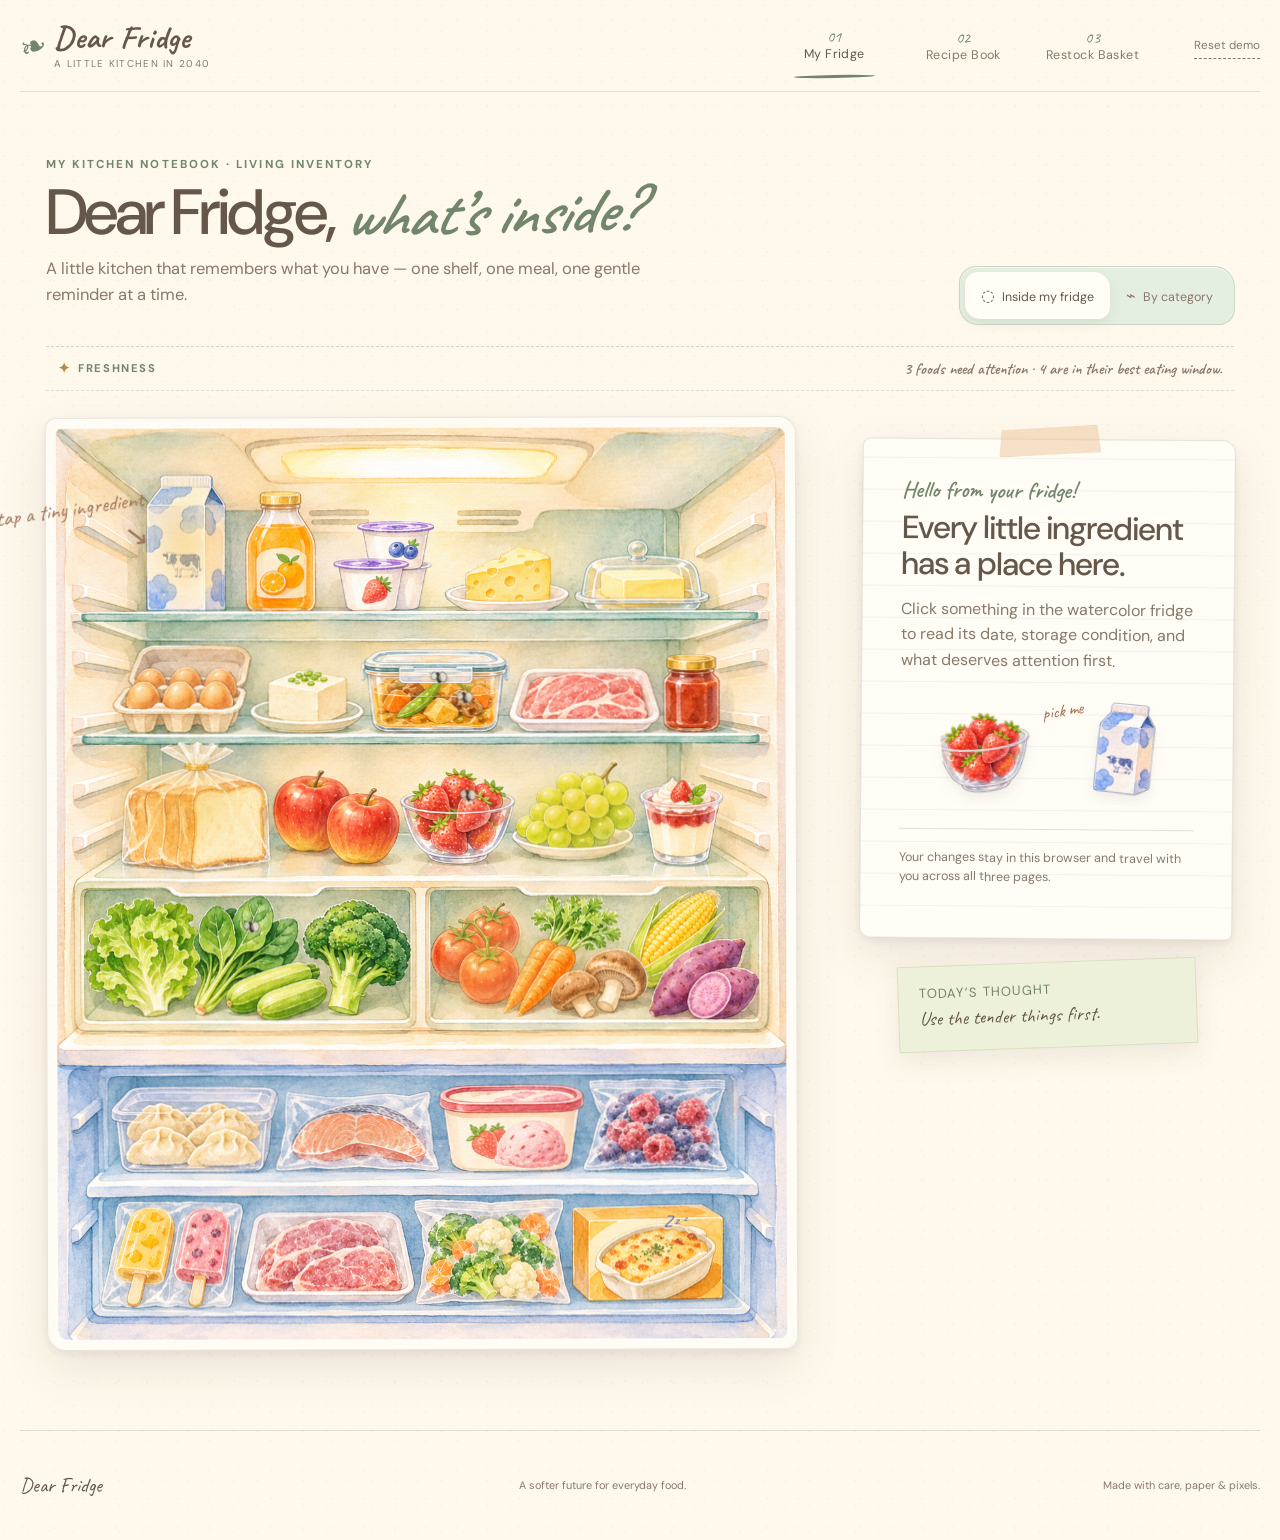
<file: submission-ready/index.html>
<!doctype html>
<html lang="en">
<head>
  <meta charset="utf-8">
  <meta name="viewport" content="width=device-width, initial-scale=1">
  <meta name="description" content="Dear Fridge — a gentle watercolor kitchen companion for remembering food and reducing waste.">
  <title>My Fridge — Dear Fridge</title>
  <link rel="preconnect" href="https://fonts.googleapis.com">
  <link rel="preconnect" href="https://fonts.gstatic.com" crossorigin>
  <link href="https://fonts.googleapis.com/css2?family=Caveat:wght@500;600;700&family=DM+Sans:wght@400;500;600;700&display=swap" rel="stylesheet">
  <link rel="stylesheet" href="style.css?v=10">
</head>
<body data-page="fridge">
  <a class="skip-link" href="#main">Skip to main content</a>
  <header class="site-header">
    <a class="brand" href="index.html" aria-label="Dear Fridge home">
      <span class="brand-sprig" aria-hidden="true">❧</span>
      <span>Dear Fridge</span>
      <small>a little kitchen in 2040</small>
    </a>
    <nav class="site-nav" aria-label="Main navigation">
      <a href="index.html" data-page="fridge"><span>01</span> My Fridge</a>
      <a href="recipes.html" data-page="recipes"><span>02</span> Recipe Book</a>
      <a href="restock.html" data-page="restock"><span>03</span> Restock Basket</a>
    </nav>
    <button class="reset-button" type="button" data-reset-demo>Reset demo</button>
  </header>

  <main id="main">
    <section class="fridge-intro page-intro">
      <div>
        <p class="eyebrow">My kitchen notebook · living inventory</p>
        <h1>Dear Fridge, <em>what’s inside?</em></h1>
        <p>A little kitchen that remembers what you have — one shelf, one meal, one gentle reminder at a time.</p>
      </div>
      <div class="fridge-tools">
        <div class="view-switch" role="group" aria-label="Choose ingredient view">
          <button type="button" class="active" data-view="inside" aria-pressed="true"><span aria-hidden="true">◌</span> Inside my fridge</button>
          <button type="button" data-view="category" aria-pressed="false"><span aria-hidden="true">⌁</span> By category</button>
        </div>
      </div>
    </section>

    <section class="mode-shelf freshness-shelf" aria-label="Freshness overview">
      <p class="freshness-label"><span aria-hidden="true">✦</span> Freshness</p>
      <p id="mode-hint" class="mode-hint" aria-live="polite">Food nearing its date asks for attention; food in its best window is wrapped in a warm moving glow.</p>
    </section>

    <section id="inside-view" class="fridge-layout" aria-label="Inside my fridge view">
      <div class="fridge-stage">
        <div class="fridge-caption left" aria-hidden="true">tap a tiny ingredient</div>
        <div id="fridge-whisper" class="fridge-whisper" aria-hidden="true"></div>
        <div class="fridge-art-wrap">
          <img class="fridge-art" src="fridge-full.png" alt="Open watercolor refrigerator filled with dairy, fruit, vegetables, leftovers, and frozen food">
          <div id="hotspot-layer" class="hotspot-layer"></div>
        </div>
      </div>

      <aside class="fridge-sidebar" aria-label="Ingredient details">
        <div id="fridge-detail" class="paper-note welcome-note">
          <div class="note-tape" aria-hidden="true"></div>
          <p class="hand-label">Hello from your fridge!</p>
          <h2>Every little ingredient has a place here.</h2>
          <p>Click something in the watercolor fridge to read its date, storage condition, and what deserves attention first.</p>
          <div class="welcome-doodles" aria-hidden="true">
            <img src="assets/icons/strawberries.png" alt="">
            <span>pick me</span>
            <img src="assets/icons/milk.png" alt="">
          </div>
          <div class="note-rule"></div>
          <p class="small-note">Your changes stay in this browser and travel with you across all three pages.</p>
        </div>
        <div class="sidebar-scrap" aria-hidden="true"><span>today’s thought</span>Use the tender things first.</div>
      </aside>
    </section>

    <section id="category-view" class="category-view" aria-label="Ingredients by category" hidden></section>

  </main>

  <footer class="site-footer"><span>Dear Fridge</span><p>A softer future for everyday food.</p><span>Made with care, paper & pixels.</span></footer>
  <script src="data.js?v=10"></script>
  <script src="script.js?v=10"></script>
  <script src="living-fridge.js?v=10"></script>
</body>
</html>
</file>
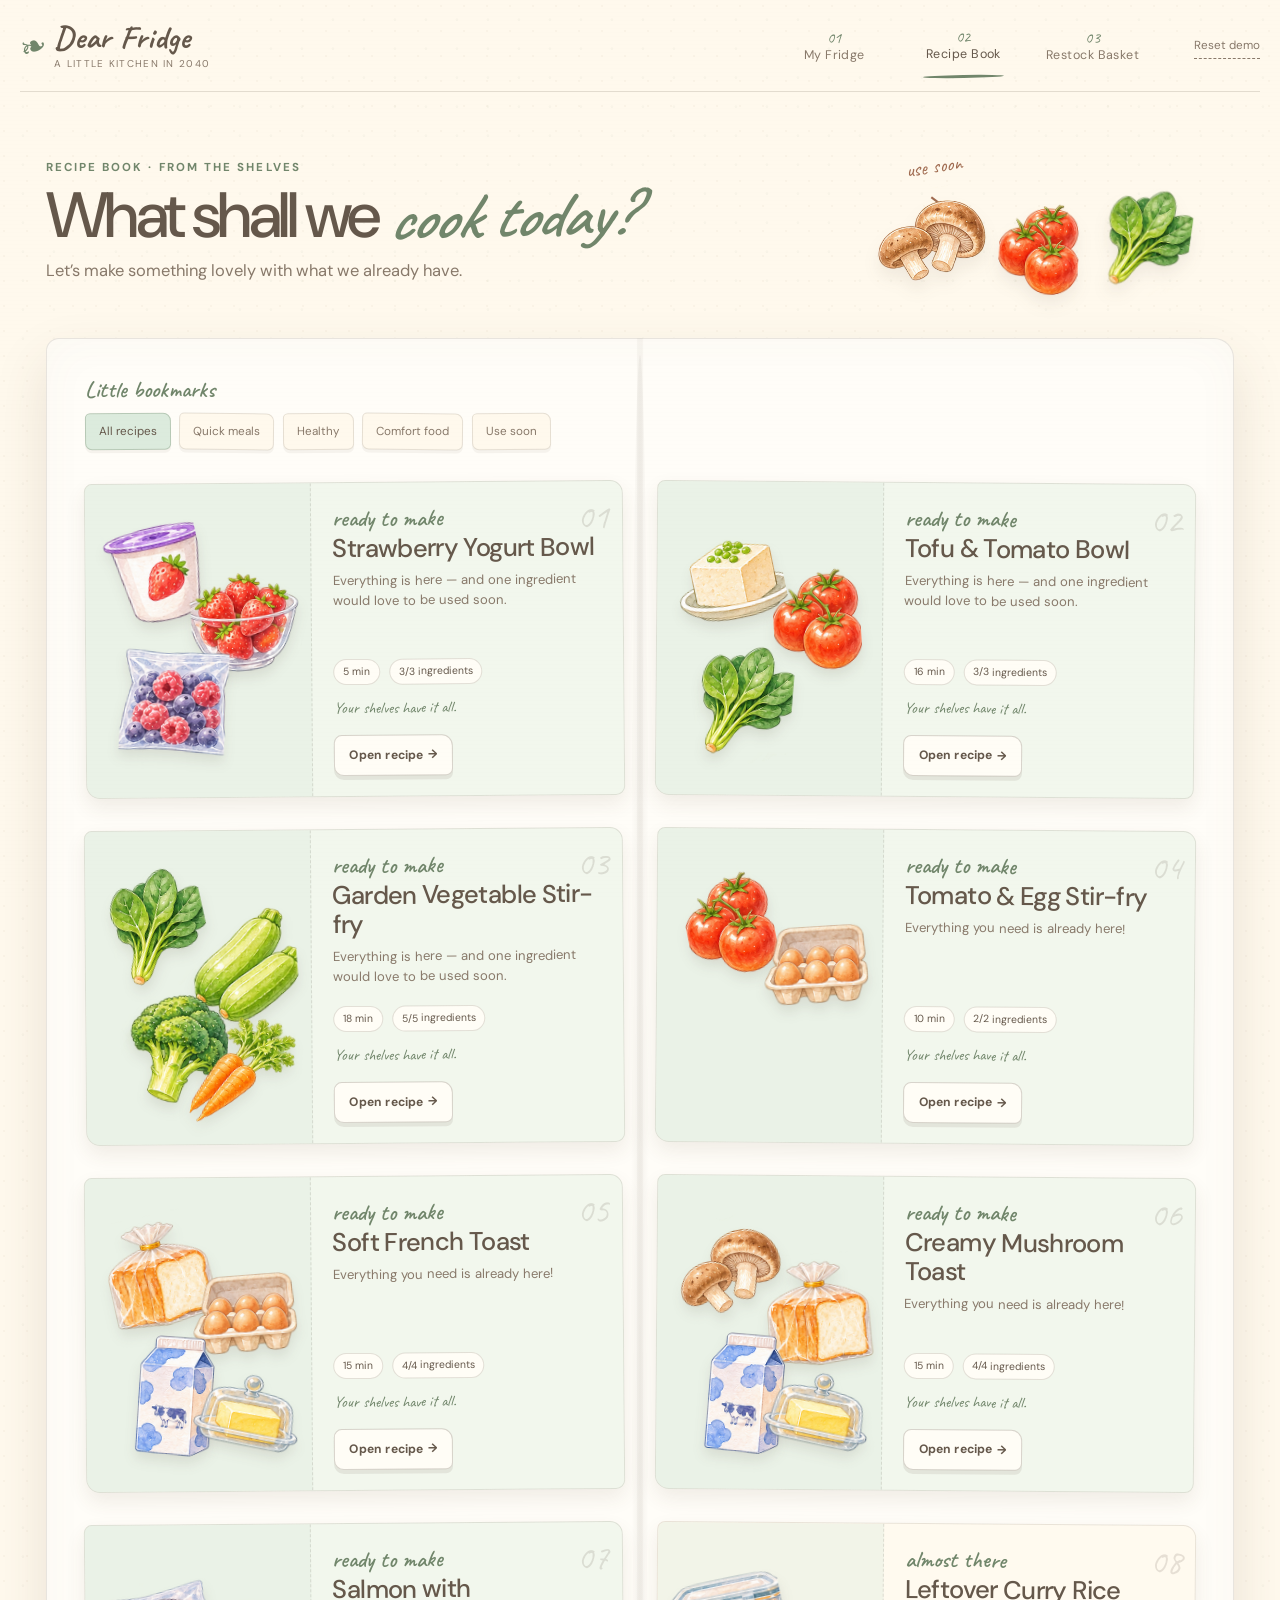
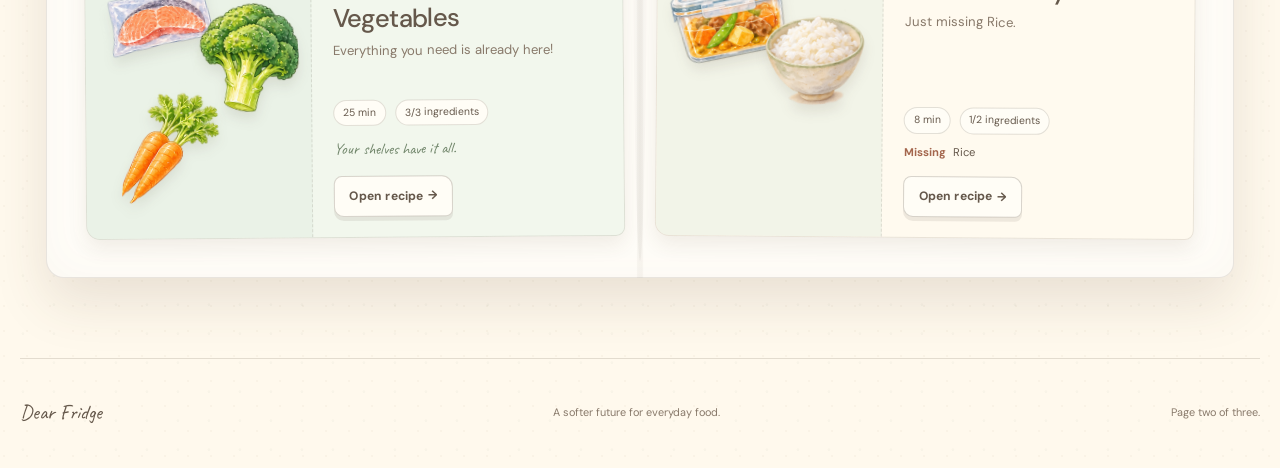
<file: submission-ready/recipes.html>
<!doctype html>
<html lang="en">
<head>
  <meta charset="utf-8">
  <meta name="viewport" content="width=device-width, initial-scale=1">
  <meta name="description" content="A watercolor recipe book that cooks with the ingredients already in your fridge.">
  <title>Recipe Book — Dear Fridge</title>
  <link rel="preconnect" href="https://fonts.googleapis.com">
  <link rel="preconnect" href="https://fonts.gstatic.com" crossorigin>
  <link href="https://fonts.googleapis.com/css2?family=Caveat:wght@500;600;700&family=DM+Sans:wght@400;500;600;700&display=swap" rel="stylesheet">
  <link rel="stylesheet" href="style.css?v=10">
</head>
<body data-page="recipes">
  <a class="skip-link" href="#main">Skip to main content</a>
  <header class="site-header">
    <a class="brand" href="index.html" aria-label="Dear Fridge home"><span class="brand-sprig" aria-hidden="true">❧</span><span>Dear Fridge</span><small>a little kitchen in 2040</small></a>
    <nav class="site-nav" aria-label="Main navigation">
      <a href="index.html" data-page="fridge"><span>01</span> My Fridge</a>
      <a href="recipes.html" data-page="recipes"><span>02</span> Recipe Book</a>
      <a href="restock.html" data-page="restock"><span>03</span> Restock Basket</a>
    </nav>
    <button class="reset-button" type="button" data-reset-demo>Reset demo</button>
  </header>

  <main id="main" class="recipe-page">
    <section class="recipe-intro page-intro">
      <div>
        <p class="eyebrow">Recipe book · from the shelves</p>
        <h1>What shall we <em>cook today?</em></h1>
        <p>Let’s make something lovely with what we already have.</p>
      </div>
      <div class="intro-still-life" aria-hidden="true">
        <span class="scribble-arrow">use soon</span>
        <img src="assets/icons/mushrooms.png" alt="">
        <img src="assets/icons/tomatoes.png" alt="">
        <img src="assets/icons/spinach.png" alt="">
      </div>
    </section>

    <section class="recipe-book-shell">
      <div class="book-binding" aria-hidden="true"></div>
      <div class="recipe-toolbar">
        <p class="hand-label">Little bookmarks</p>
        <div class="filter-row" role="group" aria-label="Filter recipes">
          <button class="filter-tab active" type="button" data-filter="all" aria-pressed="true">All recipes</button>
          <button class="filter-tab" type="button" data-filter="quick" aria-pressed="false">Quick meals</button>
          <button class="filter-tab" type="button" data-filter="healthy" aria-pressed="false">Healthy</button>
          <button class="filter-tab" type="button" data-filter="comfort" aria-pressed="false">Comfort food</button>
          <button class="filter-tab" type="button" data-filter="use-soon" aria-pressed="false">Use soon</button>
        </div>
      </div>
      <div id="recipe-list" class="recipe-list" aria-live="polite"></div>
    </section>
  </main>

  <dialog id="recipe-dialog" class="recipe-dialog"><div class="dialog-content"></div></dialog>
  <dialog id="cook-dialog" class="small-dialog"><div class="cook-summary paper-note"></div></dialog>
  <footer class="site-footer"><span>Dear Fridge</span><p>A softer future for everyday food.</p><span>Page two of three.</span></footer>
  <script src="data.js?v=10"></script>
  <script src="script.js?v=10"></script>
  <script src="recipes.js?v=10"></script>
</body>
</html>
</file>
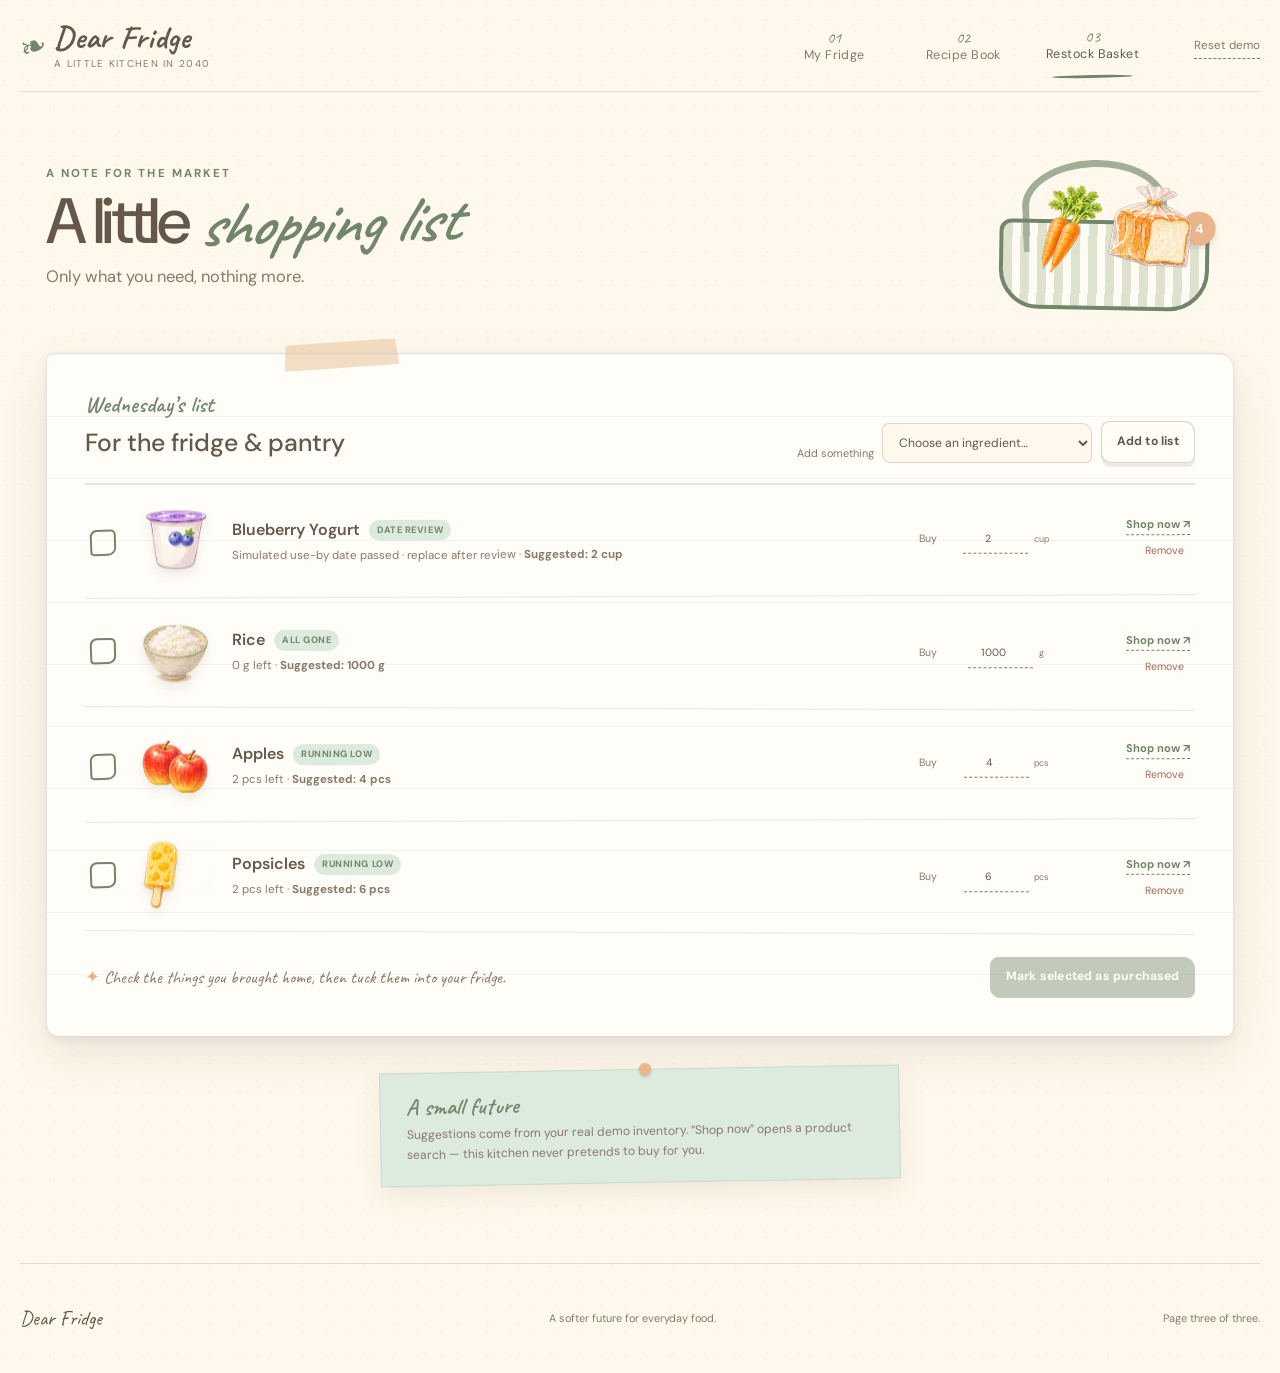
<file: submission-ready/restock.html>
<!doctype html>
<html lang="en">
<head>
  <meta charset="utf-8">
  <meta name="viewport" content="width=device-width, initial-scale=1">
  <meta name="description" content="A warm hand-drawn shopping list that restocks only what your fridge needs.">
  <title>Restock Basket — Dear Fridge</title>
  <link rel="preconnect" href="https://fonts.googleapis.com">
  <link rel="preconnect" href="https://fonts.gstatic.com" crossorigin>
  <link href="https://fonts.googleapis.com/css2?family=Caveat:wght@500;600;700&family=DM+Sans:wght@400;500;600;700&display=swap" rel="stylesheet">
  <link rel="stylesheet" href="style.css?v=10">
</head>
<body data-page="restock">
  <a class="skip-link" href="#main">Skip to main content</a>
  <header class="site-header">
    <a class="brand" href="index.html" aria-label="Dear Fridge home"><span class="brand-sprig" aria-hidden="true">❧</span><span>Dear Fridge</span><small>a little kitchen in 2040</small></a>
    <nav class="site-nav" aria-label="Main navigation">
      <a href="index.html" data-page="fridge"><span>01</span> My Fridge</a>
      <a href="recipes.html" data-page="recipes"><span>02</span> Recipe Book</a>
      <a href="restock.html" data-page="restock"><span>03</span> Restock Basket</a>
    </nav>
    <button class="reset-button" type="button" data-reset-demo>Reset demo</button>
  </header>

  <main id="main" class="restock-page">
    <section class="restock-intro page-intro">
      <div>
        <p class="eyebrow">A note for the market</p>
        <h1>A little <em>shopping list</em></h1>
        <p>Only what you need, nothing more.</p>
      </div>
      <div class="basket-sketch" aria-hidden="true">
        <span class="basket-handle"></span>
        <span class="basket-body"><b id="basket-count">0</b></span>
        <img src="assets/icons/carrots.png" alt="">
        <img src="assets/icons/bread.png" alt="">
      </div>
    </section>

    <section class="shopping-paper">
      <div class="shopping-paper-header">
        <div><p class="hand-label">Wednesday’s list</p><h2>For the fridge & pantry</h2></div>
        <div class="manual-add">
          <label for="manual-ingredient">Add something</label>
          <select id="manual-ingredient"><option value="">Choose an ingredient…</option></select>
          <button id="manual-add" class="paper-button" type="button">Add to list</button>
        </div>
      </div>
      <ul id="shopping-list" class="shopping-list" aria-live="polite"></ul>
      <div id="empty-list" class="empty-list" hidden>
        <img src="assets/icons/apples.png" alt="Two watercolor apples">
        <p class="hand-label">The page is clear.</p>
        <h2>Your kitchen has enough for now.</h2>
      </div>
      <div class="shopping-footer">
        <p><span aria-hidden="true">✦</span> Check the things you brought home, then tuck them into your fridge.</p>
        <button id="purchase-button" class="paper-button primary" type="button">Mark selected as purchased</button>
      </div>
    </section>

    <aside class="market-note">
      <span class="note-pin" aria-hidden="true"></span>
      <p class="hand-label">A small future</p>
      <p>Suggestions come from your real demo inventory. “Shop now” opens a product search — this kitchen never pretends to buy for you.</p>
    </aside>
  </main>

  <dialog id="purchase-dialog" class="small-dialog"><div class="purchase-summary paper-note"></div></dialog>
  <footer class="site-footer"><span>Dear Fridge</span><p>A softer future for everyday food.</p><span>Page three of three.</span></footer>
  <script src="data.js?v=10"></script>
  <script src="script.js?v=10"></script>
  <script src="restock.js?v=10"></script>
</body>
</html>
</file>
<file: submission-ready/style.css>
:root {
  --cream: #fff9ed;
  --paper: #fffdf6;
  --sage: #a8bc9d;
  --sage-deep: #71866b;
  --mint: #dcebdd;
  --ice: #dcebf5;
  --peach: #e9b58c;
  --peach-soft: #f7ddc6;
  --ink: #65584b;
  --ink-soft: #88796a;
  --line: rgba(101, 88, 75, 0.18);
  --shadow: 0 18px 45px rgba(92, 77, 59, 0.12), 0 3px 8px rgba(92, 77, 59, 0.08);
  --soft-shadow: 0 10px 26px rgba(92, 77, 59, 0.1);
  --sans: 'DM Sans', 'Segoe UI', sans-serif;
  --hand: 'Caveat', 'Segoe Print', cursive;
}

* { box-sizing: border-box; }
html { scroll-behavior: smooth; }
body {
  margin: 0;
  color: var(--ink);
  font-family: var(--sans);
  background-color: var(--cream);
  background-image:
    radial-gradient(circle at 18% 24%, rgba(171, 144, 102, 0.055) 0 1px, transparent 1.5px),
    radial-gradient(circle at 74% 68%, rgba(111, 135, 103, 0.045) 0 1px, transparent 1.7px);
  background-size: 23px 25px, 31px 29px;
  min-height: 100vh;
  line-height: 1.6;
  overflow-x: hidden;
}

body::before {
  content: '';
  position: fixed;
  inset: 0;
  pointer-events: none;
  opacity: .22;
  background-image: repeating-linear-gradient(0deg, transparent 0 3px, rgba(102, 86, 68, .025) 3px 4px);
  mix-blend-mode: multiply;
  z-index: 100;
}

[hidden] { display: none !important; }
button, input, select { font: inherit; }
button, a { -webkit-tap-highlight-color: transparent; }
a { color: inherit; }
img { max-width: 100%; }

.skip-link {
  position: fixed;
  top: 8px;
  left: 8px;
  transform: translateY(-160%);
  background: var(--ink);
  color: white;
  padding: .65rem 1rem;
  border-radius: 6px;
  z-index: 999;
}
.skip-link:focus { transform: translateY(0); }

.site-header {
  width: min(1440px, calc(100% - 40px));
  min-height: 92px;
  margin: 0 auto;
  display: flex;
  align-items: center;
  gap: clamp(1rem, 3vw, 3rem);
  border-bottom: 1px solid var(--line);
  position: relative;
  z-index: 20;
}

.brand {
  display: grid;
  grid-template-columns: auto auto;
  grid-template-rows: auto auto;
  align-items: center;
  text-decoration: none;
  line-height: 1;
  flex: 0 0 auto;
}
.brand-sprig { grid-row: 1 / 3; font-size: 2rem; color: var(--sage-deep); transform: rotate(-18deg); margin-right: .45rem; }
.brand > span:not(.brand-sprig) { font-family: var(--hand); font-size: 2rem; font-weight: 700; letter-spacing: .01em; }
.brand small { margin-top: .3rem; font-size: .62rem; letter-spacing: .13em; text-transform: uppercase; color: var(--ink-soft); }

.site-nav { display: flex; justify-content: center; align-items: stretch; gap: .2rem; margin-left: auto; }
.site-nav a {
  min-width: 126px;
  padding: 1.05rem 1rem .8rem;
  position: relative;
  text-align: center;
  text-decoration: none;
  font-size: .78rem;
  letter-spacing: .035em;
  color: var(--ink-soft);
  transition: color .2s ease, transform .2s ease;
}
.site-nav a span { display: block; font-family: var(--hand); font-size: 1rem; color: var(--sage-deep); line-height: 1; }
.site-nav a::after { content: ''; position: absolute; left: 18%; right: 18%; bottom: -1px; height: 3px; border-radius: 50%; background: var(--sage-deep); transform: scaleX(0) rotate(-1deg); transition: transform .2s ease; }
.site-nav a:hover, .site-nav a:focus-visible, .site-nav a[aria-current='page'] { color: var(--ink); transform: translateY(-1px); }
.site-nav a[aria-current='page']::after { transform: scaleX(1) rotate(-1deg); }

.reset-button {
  color: var(--ink-soft);
  border: 0;
  border-bottom: 1px dashed var(--ink-soft);
  padding: .25rem 0;
  background: transparent;
  cursor: pointer;
  font-size: .73rem;
  white-space: nowrap;
}
.reset-button:hover, .reset-button:focus-visible { color: #a75f49; }

main { width: min(1440px, calc(100% - 40px)); margin: 0 auto; }
.page-intro {
  min-height: 220px;
  padding: clamp(2.5rem, 5vw, 5rem) clamp(.2rem, 2vw, 2rem) 2.3rem;
  display: flex;
  justify-content: space-between;
  align-items: flex-end;
  gap: 2rem;
}
.page-intro > div:first-child { max-width: 740px; }
.eyebrow { margin: 0 0 .5rem; color: var(--sage-deep); font-size: .72rem; font-weight: 700; letter-spacing: .18em; text-transform: uppercase; }
h1, h2, h3, p { margin-top: 0; }
h1 { margin-bottom: .65rem; font-size: clamp(2.8rem, 5vw, 5.15rem); line-height: .98; letter-spacing: -.055em; font-weight: 500; }
h1 em { display: inline-block; color: var(--sage-deep); font-family: var(--hand); font-weight: 600; letter-spacing: -.01em; transform: rotate(-1.4deg); }
.page-intro > div:first-child > p:last-child { max-width: 600px; color: var(--ink-soft); font-size: 1.03rem; }
.hand-label { margin: 0; color: var(--sage-deep); font-family: var(--hand); font-size: 1.45rem; font-weight: 600; line-height: 1.15; }

.view-switch { display: flex; padding: .3rem; background: rgba(220, 235, 221, .72); border: 1px solid rgba(113, 134, 107, .24); border-radius: 17px 21px 16px 19px; box-shadow: inset 0 1px rgba(255,255,255,.7); }
.view-switch button { border: 0; background: transparent; color: var(--ink-soft); padding: .68rem 1rem; border-radius: 13px 16px 12px 15px; cursor: pointer; font-size: .78rem; white-space: nowrap; }
.view-switch button span { font-size: 1rem; margin-right: .25rem; }
.view-switch button.active { background: var(--paper); color: var(--ink); box-shadow: 0 4px 12px rgba(81, 76, 61, .1); }
.fridge-tools { display: flex; flex-direction: column; align-items: flex-end; gap: .65rem; }
/* Fridge page */
.fridge-layout { display: flex; align-items: flex-start; gap: clamp(2rem, 5vw, 5rem); padding: 0 clamp(.2rem, 2vw, 2rem) 5rem; }
.fridge-intro > div:first-child { animation: introInkIn .8s cubic-bezier(.2,.7,.2,1) both; }
.fridge-intro .view-switch { animation: switchFloatIn .7s .16s cubic-bezier(.2,.7,.2,1) both; }
.fridge-stage { flex: 1 1 66%; min-width: 0; position: relative; animation: stageRise .9s .08s cubic-bezier(.18,.75,.24,1) both; }
.fridge-art-wrap {
  --drift-x: 0px;
  --drift-y: 0px;
  position: relative;
  width: 100%;
  max-width: 850px;
  margin: 0 auto;
  padding: 10px;
  border: 1px solid rgba(110, 95, 75, .14);
  border-radius: 11px 17px 13px 19px;
  background: rgba(255,255,255,.46);
  box-shadow: var(--shadow);
  transform: translate(var(--drift-x), var(--drift-y)) rotate(-.15deg);
  transition: transform .18s ease-out, box-shadow .3s ease;
}
.fridge-art-wrap::after {
  content: '';
  position: absolute;
  z-index: 1;
  left: 27%;
  top: 1.4%;
  width: 46%;
  height: 7%;
  border-radius: 50%;
  background: rgba(255, 236, 171, .32);
  filter: blur(13px);
  mix-blend-mode: screen;
  pointer-events: none;
  animation: fridgeLightBreath 5.8s ease-in-out infinite;
}
.fridge-art-wrap::before {
  content: '';
  position: absolute;
  z-index: 1;
  left: 5%;
  right: 5%;
  bottom: 1.5%;
  height: 27%;
  background-image:
    radial-gradient(circle at 12% 30%, rgba(255,255,255,.9) 0 1px, transparent 2px),
    radial-gradient(circle at 53% 68%, rgba(255,255,255,.82) 0 1.5px, transparent 2.5px),
    radial-gradient(circle at 84% 22%, rgba(255,255,255,.78) 0 1px, transparent 2px);
  pointer-events: none;
  opacity: .15;
  animation: frostTwinkle 7.2s ease-in-out infinite;
}
.fridge-art { position: relative; z-index: 0; display: block; width: 100%; height: auto; border-radius: 5px 9px 7px 10px; }
.fridge-caption { position: absolute; top: 4.7rem; left: -3rem; z-index: 3; font-family: var(--hand); font-size: 1.35rem; color: #9d765c; transform: rotate(-8deg); }
.fridge-caption::after { content: '↘'; display: block; text-align: right; font-size: 1.8rem; margin-top: -.3rem; }
.fridge-legend { margin: 1rem 0 0; color: var(--ink-soft); text-align: center; font-size: .72rem; letter-spacing: .04em; }
.fridge-legend span { color: var(--peach); }
.fridge-legend code { font-size: .69rem; }
.hotspot-layer { position: absolute; z-index: 3; inset: 10px; }
.hotspot { position: absolute; border: 1px solid transparent; border-radius: 44% 56% 48% 52%; background: transparent; cursor: pointer; padding: 0; transition: background .18s ease, border-color .18s ease, transform .18s ease; }
.hotspot span { position: absolute; left: 50%; bottom: calc(100% + 5px); transform: translate(-50%, 5px); pointer-events: none; opacity: 0; background: rgba(255, 253, 246, .94); border: 1px solid rgba(101,88,75,.16); border-radius: 8px 10px 7px 11px; box-shadow: 0 6px 16px rgba(73,60,48,.13); color: var(--ink); padding: .22rem .48rem; font-family: var(--hand); font-size: .95rem; white-space: nowrap; transition: opacity .16s ease, transform .16s ease; z-index: 20; }
.hotspot:hover, .hotspot:focus-visible, .hotspot.selected { background: rgba(255, 246, 177, .23); border-color: rgba(188, 139, 68, .65); box-shadow: 0 0 0 3px rgba(255,255,255,.28); transform: scale(1.035); outline: none; }
.hotspot:hover span, .hotspot:focus-visible span { opacity: 1; transform: translate(-50%, 0); }
.hotspot.ambient-cue:not(:hover):not(:focus-visible):not(.selected) { animation: shelfHint 8s var(--cue-delay) ease-in-out infinite; }
.debug-hotspots .hotspot { background: rgba(255, 123, 88, .2); border-color: #c65742; }
.debug-hotspots .hotspot span { opacity: 1; }
.fridge-whisper {
  position: absolute;
  z-index: 5;
  left: var(--whisper-x, 8%);
  top: var(--whisper-y, 32%);
  max-width: 190px;
  pointer-events: none;
  opacity: 0;
  color: #9b6a50;
  font-family: var(--hand);
  font-size: 1.18rem;
  line-height: 1;
  transform: translateY(6px) rotate(-5deg);
  text-shadow: 0 1px rgba(255,255,255,.8);
  transition: opacity .45s ease, transform .45s ease;
}
.fridge-whisper::after { content: '↘'; display: block; margin-top: -.05rem; margin-left: 40%; font-size: 1.45rem; }
.fridge-whisper.show { opacity: .88; transform: translateY(0) rotate(-5deg); }

.fridge-sidebar { flex: 0 1 390px; position: sticky; top: 2rem; padding-top: 1.4rem; animation: noteDrop .78s .28s cubic-bezier(.18,.75,.24,1) both; }
.paper-note { position: relative; background-color: var(--paper); background-image: repeating-linear-gradient(0deg, transparent 0 31px, rgba(126,154,168,.105) 31px 32px); border: 1px solid rgba(100,87,72,.14); border-radius: 8px 13px 7px 12px; box-shadow: var(--shadow); padding: clamp(1.7rem, 3vw, 2.5rem); transform: rotate(.45deg); }
.note-tape { position: absolute; top: -14px; left: 50%; width: 102px; height: 30px; transform: translateX(-50%) rotate(-2deg); background: rgba(235, 190, 142, .44); box-shadow: inset 0 0 0 1px rgba(160,125,92,.08); clip-path: polygon(3% 10%, 97% 0, 100% 92%, 0 100%); }
.paper-note h2 { margin: .4rem 0 .85rem; font-size: clamp(1.65rem, 2.5vw, 2.35rem); line-height: 1.12; font-weight: 500; letter-spacing: -.03em; }
.paper-note > p:not(.hand-label) { color: var(--ink-soft); }
.welcome-doodles { height: 120px; display: flex; align-items: center; justify-content: center; gap: .2rem; margin: .8rem 0; }
.welcome-doodles img { width: 105px; height: 105px; object-fit: contain; filter: drop-shadow(0 7px 6px rgba(81,61,46,.08)); }
.welcome-doodles img:first-child { transform: rotate(-6deg); }
.welcome-doodles img:last-child { width: 75px; transform: rotate(5deg); }
.welcome-doodles span { align-self: flex-start; margin-top: .4rem; font-family: var(--hand); color: #a66e53; font-size: 1.1rem; transform: rotate(-8deg); }
.note-rule { height: 1px; background: var(--line); margin: 1.2rem 0; }
.small-note { font-size: .78rem; line-height: 1.55; }
.sidebar-scrap { width: 80%; margin: 1.4rem auto 0; padding: 1rem 1.25rem; background: #edf1d9; border: 1px solid rgba(106,113,75,.15); box-shadow: var(--soft-shadow); transform: rotate(-2deg); font-family: var(--hand); font-size: 1.2rem; }
.sidebar-scrap span { display: block; color: var(--sage-deep); font-size: .82rem; text-transform: uppercase; letter-spacing: .08em; font-family: var(--sans); }
.note-enter { animation: noteIn .35s ease both; }
@keyframes noteIn { from { opacity: .35; transform: translateY(9px) rotate(-.4deg); } to { opacity: 1; transform: translateY(0) rotate(.45deg); } }

.detail-heading { display: flex; align-items: center; gap: 1rem; margin: .65rem 0 1rem; }
.ingredient-icon { display: block; width: 100%; height: 100%; object-fit: contain; filter: drop-shadow(0 6px 5px rgba(79,65,48,.09)); }
.detail-icon { flex: 0 0 108px; width: 108px; height: 108px; transform: rotate(-2deg); animation: ingredientPop .48s cubic-bezier(.18,.78,.3,1.35) both; }
.detail-heading h2 { margin-bottom: .5rem; }
.status-chip { display: inline-flex; border-radius: 999px; padding: .28rem .62rem; font-size: .66rem; font-weight: 700; letter-spacing: .08em; text-transform: uppercase; }
.status-low, .status-soon { color: #9c5e43 !important; }
.status-chip.status-low, .status-chip.status-soon { background: var(--peach-soft); }
.status-fresh { color: var(--sage-deep) !important; }
.status-chip.status-fresh { background: var(--mint); }
.status-best { color: #92702f !important; }
.status-chip.status-best { background: #f7e9b9; }
.status-past { color: #786f6c !important; }
.status-chip.status-past { background: #e5e1dd; }
.status-forgotten { color: #766c91 !important; }
.status-chip.status-forgotten { background: #ebe7f3; }
.status-out { color: #8a7770 !important; }
.status-chip.status-out { background: #eee5df; }
.detail-list { margin: 0; border-top: 1px solid var(--line); }
.detail-list > div { display: flex; justify-content: space-between; gap: 1rem; padding: .65rem 0; border-bottom: 1px solid var(--line); }
.detail-list dt { color: var(--ink-soft); font-size: .78rem; }
.detail-list dd { margin: 0; font-size: .8rem; font-weight: 600; text-align: right; }
.ingredient-note { margin: 1rem 0; font-family: var(--hand); font-size: 1.2rem; color: #9b6c54 !important; }
.detail-actions { display: flex; flex-wrap: wrap; gap: .65rem; align-items: center; }

.paper-button {
  display: inline-flex;
  justify-content: center;
  align-items: center;
  gap: .3rem;
  min-height: 40px;
  border: 1px solid rgba(101,88,75,.25);
  border-radius: 8px 11px 7px 10px;
  background: var(--paper);
  color: var(--ink);
  box-shadow: 0 4px 0 rgba(101,88,75,.11);
  padding: .62rem .9rem;
  text-decoration: none;
  font-size: .76rem;
  font-weight: 700;
  letter-spacing: .015em;
  cursor: pointer;
  transition: transform .16s ease, box-shadow .16s ease, background .16s ease;
}
.paper-button:hover, .paper-button:focus-visible { transform: translateY(-2px) rotate(-.3deg); box-shadow: 0 7px 0 rgba(101,88,75,.09); outline: 2px solid rgba(113,134,107,.28); outline-offset: 2px; }
.paper-button:active { transform: translateY(2px); box-shadow: 0 1px 0 rgba(101,88,75,.1); }
.paper-button.primary { background: var(--sage-deep); color: white; border-color: var(--sage-deep); }
.paper-button.warm { background: var(--peach-soft); border-color: rgba(183,116,78,.22); }
.paper-button:disabled { opacity: .42; cursor: not-allowed; transform: none; box-shadow: none; }
.text-link { border: 0; background: transparent; color: var(--sage-deep); border-bottom: 1px dashed currentColor; padding: .35rem .1rem; cursor: pointer; text-decoration: none; font-size: .78rem; font-weight: 700; }
.text-link:hover, .text-link:focus-visible { color: #a3664d; outline: none; }

.selection-trail {
  position: fixed;
  z-index: 14;
  height: 0;
  pointer-events: none;
  transform-origin: left center;
  border-top: 2px dashed rgba(139, 105, 76, .7);
  filter: drop-shadow(0 1px rgba(255,255,255,.8));
  animation: trailSketch 1.05s ease both;
}
.selection-trail::after {
  content: '';
  position: absolute;
  right: -1px;
  top: -5px;
  width: 8px;
  height: 8px;
  border-top: 2px solid rgba(139, 105, 76, .72);
  border-right: 2px solid rgba(139, 105, 76, .72);
  transform: rotate(45deg);
}
.action-delta {
  position: fixed;
  z-index: 1001;
  pointer-events: none;
  padding: .24rem .55rem;
  border-radius: 8px 11px 7px 10px;
  background: rgba(255,253,246,.96);
  color: var(--sage-deep);
  box-shadow: 0 6px 15px rgba(77,63,48,.12);
  font-family: var(--hand);
  font-size: 1.05rem;
  white-space: nowrap;
  transform: translate(-50%, -20%);
  animation: deltaFloat .9s ease-out both;
}
.view-reveal { animation: pageTurnIn .48s cubic-bezier(.2,.7,.2,1) both; transform-origin: top center; }

@keyframes introInkIn { from { opacity: 0; transform: translateY(12px); filter: blur(2px); } to { opacity: 1; transform: none; filter: blur(0); } }
@keyframes switchFloatIn { from { opacity: 0; transform: translateY(9px) rotate(1deg); } to { opacity: 1; transform: none; } }
@keyframes stageRise { from { opacity: 0; transform: translateY(24px) scale(.985); } to { opacity: 1; transform: none; } }
@keyframes noteDrop { from { opacity: 0; transform: translateY(-14px) rotate(-1.5deg); } to { opacity: 1; transform: none; } }
@keyframes fridgeLightBreath { 0%, 100% { opacity: .4; transform: scaleX(.92); } 50% { opacity: .95; transform: scaleX(1.04); } }
@keyframes frostTwinkle { 0%, 100% { opacity: .08; transform: translateY(0); } 45% { opacity: .4; } 70% { opacity: .16; transform: translateY(-4px); } }
@keyframes shelfHint { 0%, 78%, 100% { background: transparent; border-color: transparent; transform: scale(1); } 84% { background: rgba(255, 246, 177, .18); border-color: rgba(188, 139, 68, .36); transform: scale(1.025); } 90% { background: transparent; border-color: transparent; transform: scale(1); } }
@keyframes ingredientPop { from { opacity: 0; transform: scale(.78) rotate(-8deg); } to { opacity: 1; transform: scale(1) rotate(-2deg); } }
@keyframes trailSketch { 0% { opacity: 0; clip-path: inset(0 100% 0 0); } 18% { opacity: .86; } 72% { opacity: .72; clip-path: inset(0 0 0 0); } 100% { opacity: 0; clip-path: inset(0 0 0 0); } }
@keyframes deltaFloat { 0% { opacity: 0; transform: translate(-50%, -10%) scale(.9) rotate(-2deg); } 22% { opacity: 1; } 100% { opacity: 0; transform: translate(-50%, -150%) scale(1.04) rotate(2deg); } }
@keyframes pageTurnIn { from { opacity: 0; transform: perspective(900px) rotateX(-3deg) translateY(10px); } to { opacity: 1; transform: none; } }

.category-view { padding: .5rem clamp(.2rem, 2vw, 2rem) 5rem; }
.category-section { margin-bottom: 2.1rem; padding: 1.5rem; background: rgba(255,253,246,.7); border: 1px solid var(--line); border-radius: 10px 14px 9px 16px; box-shadow: var(--soft-shadow); transform: rotate(var(--tilt)); }
.category-title { display: flex; align-items: baseline; gap: .65rem; margin-bottom: .85rem; }
.category-title span { color: var(--peach); font-family: var(--hand); font-size: 1.25rem; }
.category-title h2 { margin: 0; font-size: 1.15rem; letter-spacing: .01em; }
.ingredient-ribbon { display: flex; flex-wrap: wrap; gap: .85rem; }
.ingredient-card { position: relative; flex: 1 1 128px; max-width: 164px; min-height: 192px; border: 1px solid rgba(101,88,75,.13); border-radius: 7px 11px 8px 12px; background: #fffefa; color: var(--ink); padding: .8rem .65rem; cursor: pointer; box-shadow: 0 6px 14px rgba(86,68,51,.08); transition: transform .18s ease, box-shadow .18s ease; }
.ingredient-card:nth-child(3n+1) { transform: rotate(-.5deg); }
.ingredient-card:nth-child(3n+2) { transform: rotate(.5deg); }
.ingredient-card:hover, .ingredient-card:focus-visible { transform: translateY(-5px) rotate(-1deg); box-shadow: 0 13px 22px rgba(86,68,51,.12); outline: 2px solid rgba(113,134,107,.25); }
.ingredient-card .ingredient-icon { width: 100%; height: 102px; }
.ingredient-card strong, .ingredient-card small, .ingredient-card em { display: block; }
.ingredient-card strong { font-size: .8rem; }
.ingredient-card small { margin-top: .1rem; color: var(--ink-soft); }
.ingredient-card em { margin-top: .35rem; font-family: var(--hand); font-size: 1rem; font-style: normal; }
.mini-pin { position: absolute; top: 6px; left: 50%; width: 7px; height: 7px; border-radius: 50%; background: var(--peach); box-shadow: 0 1px 2px rgba(80,50,30,.3); }
.ingredient-fallback { display: grid; place-items: center; width: 72px; height: 72px; border-radius: 50%; background: var(--mint); color: var(--sage-deep); font-size: 1.6rem; }

.journal-bridge { margin: 1rem clamp(.2rem, 2vw, 2rem) 5rem; padding: clamp(1.5rem, 3vw, 2.4rem); display: flex; align-items: center; gap: 2rem; background: rgba(220,235,221,.65); border: 1px solid rgba(113,134,107,.18); border-radius: 17px 11px 20px 13px; box-shadow: var(--soft-shadow); }
.bridge-copy { flex: 1; }
.bridge-copy h2 { margin: .2rem 0 .35rem; font-size: clamp(1.5rem, 2.5vw, 2.25rem); font-weight: 500; }
.bridge-copy p:last-child { margin: 0; color: var(--ink-soft); max-width: 650px; }
.bridge-art { display: flex; align-items: center; }
.bridge-art img { width: 96px; height: 86px; object-fit: contain; }
.bridge-art img:first-child { transform: rotate(-7deg); }
.bridge-art img:last-child { transform: rotate(5deg); }
.bridge-art span { font-family: var(--hand); font-size: 2rem; color: var(--peach); }

/* Recipe book */
.recipe-intro { position: relative; }
.intro-still-life { display: flex; align-items: flex-end; height: 145px; min-width: 340px; position: relative; }
.intro-still-life img { width: 125px; height: 125px; object-fit: contain; margin-left: -25px; filter: drop-shadow(0 10px 8px rgba(80,67,52,.08)); }
.intro-still-life img:nth-of-type(2) { width: 140px; transform: translateY(8px) rotate(3deg); }
.intro-still-life img:nth-of-type(3) { transform: rotate(8deg); }
.scribble-arrow { position: absolute; top: -5px; left: 15px; font-family: var(--hand); font-size: 1.25rem; color: #a06b50; transform: rotate(-8deg); }
.scribble-arrow::after { content: '↘'; display: block; text-align: center; font-size: 1.6rem; }
.recipe-book-shell { position: relative; margin: 0 clamp(.2rem, 2vw, 2rem) 5rem; padding: clamp(1.4rem, 3vw, 3rem); background-color: #fffdf8; background-image: repeating-linear-gradient(90deg, transparent 0 49.7%, rgba(118,104,88,.055) 49.8% 50.2%, transparent 50.3%); border: 1px solid rgba(101,88,75,.15); border-radius: 13px 20px 15px 18px; box-shadow: 0 24px 54px rgba(83,65,45,.13), inset 0 0 45px rgba(152,126,88,.035); }
.book-binding { position: absolute; top: 16px; bottom: 16px; left: 50%; width: 18px; transform: translateX(-50%); background: linear-gradient(90deg, transparent, rgba(74,62,49,.055), transparent); border-radius: 50%; pointer-events: none; }
.recipe-toolbar { position: relative; z-index: 1; margin-bottom: 2rem; }
.filter-row { display: flex; flex-wrap: wrap; gap: .55rem; margin-top: .6rem; }
.filter-tab { border: 1px solid rgba(101,88,75,.16); border-radius: 5px 8px 6px 7px; background: var(--cream); color: var(--ink-soft); padding: .5rem .8rem; cursor: pointer; font-size: .73rem; box-shadow: 0 3px 0 rgba(101,88,75,.06); }
.filter-tab:nth-child(2n) { transform: rotate(.6deg); }
.filter-tab:nth-child(2n+1) { transform: rotate(-.4deg); }
.filter-tab.active { background: var(--mint); color: var(--ink); border-color: rgba(113,134,107,.34); }
.recipe-list { display: flex; flex-wrap: wrap; gap: clamp(1.2rem, 2.5vw, 2.4rem); position: relative; z-index: 1; }
.recipe-card { flex: 1 1 calc(50% - 2rem); min-width: 320px; min-height: 315px; display: flex; position: relative; overflow: hidden; background: rgba(255,249,237,.82); border: 1px solid rgba(101,88,75,.14); border-radius: 8px 13px 9px 14px; box-shadow: 0 9px 20px rgba(84,65,46,.09); transform: rotate(var(--card-tilt)); transition: transform .2s ease, box-shadow .2s ease; }
.recipe-card:hover { transform: translateY(-5px) rotate(var(--card-hover-tilt)); box-shadow: 0 17px 30px rgba(84,65,46,.13); }
.recipe-card.recipe-ready { background: rgba(241,246,235,.88); }
.recipe-card.recipe-focused { box-shadow: 0 0 0 3px rgba(233,181,140,.45), 0 17px 30px rgba(84,65,46,.11); }
.recipe-number { position: absolute; right: 13px; top: 8px; color: rgba(101,88,75,.16); font-family: var(--hand); font-size: 2.2rem; }
.focus-ribbon { position: absolute; right: -8px; bottom: 14px; z-index: 3; background: var(--peach-soft); padding: .35rem 1rem .35rem .7rem; font-family: var(--hand); color: #915d45; transform: rotate(-2deg); }
.recipe-collage { flex: 0 0 42%; min-height: 250px; position: relative; align-self: stretch; background: rgba(220,235,221,.38); border-right: 1px dashed rgba(101,88,75,.16); }
.recipe-collage > span { position: absolute; width: 54%; height: 44%; transform: rotate(var(--collage-rotate)); }
.recipe-collage > span:nth-child(1) { left: 5%; top: 8%; }
.recipe-collage > span:nth-child(2) { right: 2%; top: 21%; }
.recipe-collage > span:nth-child(3) { left: 12%; bottom: 8%; }
.recipe-collage > span:nth-child(4) { right: 1%; bottom: 2%; }
.recipe-collage .ingredient-icon { filter: drop-shadow(0 8px 6px rgba(64,49,35,.1)); }
.recipe-collage .ingredient-fallback { margin: 1rem; }
.recipe-card-copy { flex: 1; padding: 1.45rem 1.35rem 1.25rem; display: flex; flex-direction: column; align-items: flex-start; }
.recipe-card h2 { margin: .15rem 0 .45rem; font-size: clamp(1.35rem, 2vw, 1.75rem); line-height: 1.12; font-weight: 500; letter-spacing: -.025em; }
.recipe-reason { color: var(--ink-soft); font-size: .82rem; line-height: 1.55; }
.recipe-meta { display: flex; flex-wrap: wrap; gap: .55rem; margin-top: auto; }
.recipe-meta span { background: var(--paper); border: 1px solid var(--line); border-radius: 999px; padding: .25rem .55rem; font-size: .65rem; }
.missing-line, .ready-line { margin: .65rem 0; font-size: .7rem; }
.missing-line span { color: #a4664d; font-weight: 700; margin-right: .25rem; }
.ready-line { color: var(--sage-deep); font-family: var(--hand); font-size: 1rem; }
.recipe-open { margin-top: .2rem; }

dialog { color: var(--ink); }
dialog::backdrop { background: rgba(68,59,49,.48); backdrop-filter: blur(3px); }
.recipe-dialog { width: min(1080px, calc(100% - 32px)); max-height: calc(100vh - 32px); border: 0; border-radius: 11px 17px 13px 19px; padding: 0; background: var(--paper); box-shadow: 0 30px 80px rgba(44,34,25,.3); }
.dialog-content { position: relative; }
.dialog-close { position: absolute; top: 14px; right: 16px; z-index: 5; width: 38px; height: 38px; border: 1px solid var(--line); border-radius: 50%; background: rgba(255,253,246,.9); color: var(--ink); font-size: 1.7rem; cursor: pointer; line-height: 1; }
.recipe-spread { display: flex; min-height: 650px; background-image: linear-gradient(90deg, transparent 49.5%, rgba(101,88,75,.08) 50%, transparent 50.5%); }
.recipe-spread > section { flex: 1 1 50%; padding: clamp(2rem, 4vw, 4rem); }
.recipe-spread-art { background: rgba(220,235,221,.42); display: flex; flex-direction: column; justify-content: center; }
.recipe-collage.large { width: 100%; height: 360px; position: relative; }
.recipe-collage.large > span { width: 48%; height: 50%; }
.scribble-note { width: 80%; margin: 1rem auto 0; color: #98684f; font-family: var(--hand); font-size: 1.35rem; text-align: center; transform: rotate(-1deg); }
.recipe-spread-copy { overflow: auto; max-height: calc(100vh - 40px); }
.recipe-spread-copy h2 { font-size: clamp(2rem, 4vw, 3.3rem); line-height: 1; font-weight: 500; letter-spacing: -.04em; margin: .35rem 0 1rem; }
.recipe-spread-copy h3 { margin: 1.4rem 0 .5rem; font-family: var(--hand); color: var(--sage-deep); font-size: 1.35rem; }
.requirement-list { list-style: none; margin: 0; padding: 0; }
.requirement-list li { display: flex; align-items: center; gap: .65rem; padding: .45rem 0; border-bottom: 1px solid var(--line); }
.requirement-list .ingredient-icon, .requirement-list .ingredient-fallback { width: 48px; height: 48px; flex: 0 0 48px; }
.requirement-list span { flex: 1; }
.requirement-list strong, .requirement-list small { display: block; }
.requirement-list strong { font-size: .78rem; }
.requirement-list small { color: var(--ink-soft); font-size: .67rem; }
.requirement-list b { color: var(--sage-deep); }
.requirement-list .need-it b { color: #ac6548; }
.recipe-steps { margin: 0; padding-left: 1.3rem; }
.recipe-steps li { padding: .2rem 0 .45rem .25rem; color: var(--ink-soft); font-size: .8rem; }
.dialog-actions { display: flex; flex-wrap: wrap; justify-content: flex-end; gap: .75rem; margin-top: 1.5rem; }
.small-dialog { width: min(520px, calc(100% - 32px)); border: 0; padding: 0; overflow: visible; background: transparent; }
.small-dialog .paper-note { transform: none; }
.small-dialog h2 { margin: .35rem 0 .6rem; }
.celebration-mark { font-size: 2rem; color: var(--peach); }
.cook-summary ul, .purchase-summary ul { list-style: none; margin: 1rem 0; padding: 0; }
.cook-summary li, .purchase-summary li { display: flex; align-items: center; gap: .65rem; padding: .45rem 0; border-bottom: 1px solid var(--line); }
.cook-summary li .ingredient-icon, .purchase-summary li .ingredient-icon, .cook-summary li .ingredient-fallback, .purchase-summary li .ingredient-fallback { width: 48px; height: 48px; flex: 0 0 48px; }
.cook-summary li span, .purchase-summary li span { flex: 1; font-size: .8rem; }
.cook-summary li strong, .purchase-summary li strong { font-size: .75rem; }

/* Restock */
.restock-intro { align-items: center; }
.basket-sketch { flex: 0 0 260px; height: 160px; position: relative; }
.basket-handle { position: absolute; width: 145px; height: 90px; left: 48px; top: 4px; border: 7px solid rgba(113,134,107,.65); border-bottom: 0; border-radius: 60% 60% 0 0; transform: rotate(-2deg); }
.basket-body { position: absolute; left: 25px; right: 25px; bottom: 6px; height: 90px; border: 4px solid var(--sage-deep); border-radius: 12px 12px 40px 40px; background: repeating-linear-gradient(90deg, rgba(168,188,157,.38) 0 9px, rgba(255,253,246,.65) 9px 17px); transform: rotate(1deg); }
.basket-body b { position: absolute; right: -10px; top: -14px; display: grid; place-items: center; width: 34px; height: 34px; border-radius: 50%; background: var(--peach); color: white; font-size: .8rem; box-shadow: 0 3px 6px rgba(80,60,40,.15); }
.basket-sketch img { position: absolute; width: 100px; height: 100px; object-fit: contain; bottom: 42px; z-index: 2; }
.basket-sketch img:nth-of-type(1) { left: 48px; transform: rotate(-9deg); }
.basket-sketch img:nth-of-type(2) { right: 32px; transform: rotate(10deg); }
.shopping-paper { position: relative; margin: 0 clamp(.2rem, 2vw, 2rem) 2rem; padding: clamp(1.5rem, 3vw, 3rem); background-color: #fffdf7; background-image: repeating-linear-gradient(0deg, transparent 0 61px, rgba(121,155,171,.09) 61px 62px); border: 1px solid rgba(101,88,75,.16); border-radius: 7px 15px 9px 13px; box-shadow: var(--shadow); }
.shopping-paper::before { content: ''; position: absolute; top: -13px; left: 20%; width: 115px; height: 28px; background: rgba(224,185,137,.46); transform: rotate(-3deg); clip-path: polygon(2% 7%, 97% 0, 100% 92%, 0 100%); }
.shopping-paper-header { display: flex; align-items: flex-end; justify-content: space-between; gap: 2rem; padding-bottom: 1.25rem; border-bottom: 2px solid rgba(101,88,75,.13); }
.shopping-paper-header h2 { margin: .25rem 0 0; font-weight: 500; font-size: 1.55rem; }
.manual-add { display: flex; align-items: end; gap: .55rem; }
.manual-add label { font-size: .68rem; color: var(--ink-soft); }
.manual-add label, .manual-add select { display: block; }
.manual-add select { min-height: 40px; min-width: 210px; border: 1px solid rgba(101,88,75,.22); border-radius: 7px 10px 6px 9px; background: var(--cream); color: var(--ink); padding: .5rem .7rem; font-size: .76rem; }
.shopping-list { list-style: none; margin: 0; padding: 0; }
.shopping-row { min-height: 112px; display: flex; align-items: center; gap: 1rem; padding: .7rem .3rem; border-bottom: 1px solid rgba(101,88,75,.13); transform: rotate(var(--row-tilt)); transition: opacity .18s ease; }
.shopping-row.checked { opacity: .53; }
.shopping-row.checked .shopping-copy h2, .shopping-row.checked .shopping-copy p { text-decoration: line-through; text-decoration-thickness: 1px; }
.drawn-check { flex: 0 0 30px; cursor: pointer; }
.drawn-check input { position: absolute; opacity: 0; }
.drawn-check span { display: block; width: 26px; height: 26px; border: 2px solid var(--sage-deep); border-radius: 7px 5px 8px 4px; transform: rotate(-2deg); position: relative; }
.drawn-check input:checked + span::after { content: '✓'; position: absolute; left: 3px; top: -10px; color: var(--sage-deep); font-family: var(--hand); font-size: 2.1rem; transform: rotate(-8deg); }
.drawn-check input:focus-visible + span { outline: 3px solid rgba(113,134,107,.25); outline-offset: 3px; }
.shopping-icon { flex: 0 0 80px; width: 80px; height: 80px; }
.shopping-copy { flex: 1 1 auto; min-width: 160px; }
.shopping-name { display: flex; align-items: center; flex-wrap: wrap; gap: .6rem; }
.shopping-name h2 { margin: 0; font-size: 1rem; font-weight: 600; }
.list-source { background: var(--peach-soft); color: #936147; border-radius: 999px; padding: .18rem .48rem; font-size: .58rem; font-weight: 700; text-transform: uppercase; letter-spacing: .06em; }
.list-source.automatic { background: var(--mint); color: var(--sage-deep); }
.shopping-copy p { margin: .25rem 0 0; color: var(--ink-soft); font-size: .72rem; }
.quantity-edit { flex: 0 0 150px; display: grid; grid-template-columns: auto 65px auto; align-items: center; gap: .35rem; color: var(--ink-soft); font-size: .66rem; }
.quantity-edit input { width: 65px; border: 0; border-bottom: 1px dashed var(--ink-soft); background: transparent; color: var(--ink); padding: .35rem; text-align: center; }
.shopping-actions { flex: 0 0 105px; display: flex; flex-direction: column; align-items: flex-end; gap: .45rem; }
.shop-link { color: var(--sage-deep); font-size: .7rem; font-weight: 700; text-decoration: none; border-bottom: 1px dashed currentColor; }
.remove-link { border: 0; background: transparent; color: #a26953; font-size: .66rem; cursor: pointer; }
.shopping-footer { display: flex; justify-content: space-between; align-items: center; gap: 1rem; padding-top: 1.5rem; }
.shopping-footer p { margin: 0; color: var(--ink-soft); font-family: var(--hand); font-size: 1.1rem; }
.shopping-footer p span { color: var(--peach); }
.empty-list { padding: 3rem 1rem; text-align: center; }
.empty-list img { width: 150px; height: 120px; object-fit: contain; }
.empty-list h2 { font-weight: 500; }
.market-note { width: min(520px, 80%); margin: 1.5rem auto 5rem; position: relative; padding: 1.3rem 1.6rem; background: var(--mint); border: 1px solid rgba(113,134,107,.16); box-shadow: var(--soft-shadow); transform: rotate(-1deg); }
.market-note p:last-child { margin: .3rem 0 0; font-size: .76rem; color: var(--ink-soft); }
.note-pin { position: absolute; top: -7px; left: 50%; width: 12px; height: 12px; border-radius: 50%; background: var(--peach); box-shadow: 0 2px 3px rgba(80,50,30,.25); }

.toast { position: fixed; left: 50%; bottom: 25px; z-index: 1000; max-width: calc(100% - 32px); transform: translate(-50%, 20px); opacity: 0; pointer-events: none; background: var(--ink); color: white; border-radius: 8px 12px 7px 11px; box-shadow: 0 14px 32px rgba(45,36,28,.25); padding: .75rem 1.1rem; font-size: .78rem; transition: opacity .2s ease, transform .2s ease; }
.toast.show { opacity: 1; transform: translate(-50%, 0); }
.site-footer { width: min(1440px, calc(100% - 40px)); min-height: 110px; margin: 0 auto; border-top: 1px solid var(--line); display: flex; justify-content: space-between; align-items: center; gap: 1rem; color: var(--ink-soft); font-size: .68rem; }
.site-footer span:first-child { font-family: var(--hand); color: var(--ink); font-size: 1.3rem; }
.site-footer p { margin: 0; }

@media (max-width: 1040px) {
  .site-header { flex-wrap: wrap; padding: .9rem 0 .6rem; }
  .site-nav { order: 3; width: 100%; justify-content: center; border-top: 1px solid var(--line); }
  .site-nav a { flex: 1; min-width: 0; padding: .75rem .5rem .6rem; }
  .fridge-layout { gap: 2rem; }
  .fridge-stage { flex-basis: 61%; }
  .fridge-sidebar { flex-basis: 340px; }
  .fridge-caption { display: none; }
  .recipe-card { min-width: 290px; }
  .recipe-collage { flex-basis: 38%; }
  .shopping-row { flex-wrap: wrap; }
  .shopping-actions { margin-left: auto; }
}

@media (max-width: 780px) {
  .site-header, main, .site-footer { width: min(100% - 24px, 1440px); }
  .site-header { gap: .5rem; }
  .brand > span:not(.brand-sprig) { font-size: 1.7rem; }
  .brand small { font-size: .52rem; }
  .reset-button { margin-left: auto; }
  .site-nav { overflow-x: auto; justify-content: flex-start; }
  .site-nav a { min-width: 118px; font-size: .7rem; }
  .page-intro { min-height: auto; padding: 2.5rem .2rem 1.6rem; flex-direction: column; align-items: flex-start; }
  h1 { font-size: clamp(2.55rem, 13vw, 4rem); }
  .fridge-tools { width: 100%; align-items: stretch; }
  .view-switch { align-self: stretch; }
  .view-switch button { flex: 1; }
  .fridge-layout { flex-direction: column; padding: 0 .2rem 3rem; }
  .fridge-stage { width: 100%; }
  .fridge-art-wrap { padding: 5px; }
  .hotspot-layer { inset: 5px; }
  .hotspot span { display: none; }
  .fridge-whisper, .selection-trail { display: none; }
  .fridge-sidebar { width: 100%; flex-basis: auto; position: static; padding-top: 0; }
  .paper-note { transform: none; }
  .detail-heading { align-items: flex-start; }
  .detail-icon { flex-basis: 88px; width: 88px; height: 88px; }
  .ingredient-ribbon { gap: .65rem; }
  .ingredient-card { flex-basis: 118px; max-width: none; }
  .journal-bridge { flex-wrap: wrap; }
  .bridge-art { order: 3; }
  .intro-still-life { display: none; }
  .recipe-book-shell { margin-left: 0; margin-right: 0; padding: 1rem; background-image: none; }
  .book-binding { display: none; }
  .recipe-list { display: block; }
  .recipe-card { width: 100%; min-width: 0; margin-bottom: 1.2rem; }
  .recipe-spread { display: block; background-image: none; }
  .recipe-spread-art { min-height: 350px; }
  .recipe-collage.large { height: 260px; }
  .recipe-spread-copy { max-height: none; }
  .recipe-dialog { max-height: calc(100vh - 20px); }
  .shopping-paper { margin-left: 0; margin-right: 0; padding: 1.1rem; }
  .shopping-paper-header { display: block; }
  .manual-add { margin-top: 1rem; flex-wrap: wrap; }
  .manual-add label { width: 100%; }
  .manual-add select { flex: 1; min-width: 160px; }
  .shopping-row { gap: .7rem; }
  .shopping-icon { flex-basis: 66px; width: 66px; height: 66px; }
  .shopping-copy { flex-basis: calc(100% - 140px); }
  .quantity-edit { margin-left: 42px; flex-basis: 155px; }
  .shopping-actions { flex-basis: auto; }
  .shopping-footer { flex-direction: column; align-items: stretch; }
  .shopping-footer p { text-align: center; }
  .market-note { width: 90%; }
  .site-footer { flex-wrap: wrap; justify-content: center; text-align: center; padding: 1.5rem 0; }
  .site-footer p { width: 100%; order: 3; }
}

@media (max-width: 520px) {
  .site-nav { width: 100%; max-width: 100%; margin-left: 0; overflow: visible; }
  .site-nav a { flex: 1 1 0; width: 33.333%; min-width: 0; padding: .65rem .1rem; font-size: .62rem; white-space: nowrap; }
  .site-nav a span { display: none; }
  .page-intro { padding-top: 2rem; }
  h1 em { display: block; font-size: .82em; white-space: nowrap; }
  .view-switch { flex-direction: column; }
  .fridge-legend code { display: none; }
  .welcome-doodles { height: 90px; }
  .welcome-doodles img { width: 80px; height: 80px; }
  .category-section { padding: 1rem .75rem; }
  .ingredient-card { flex-basis: 100px; min-height: 170px; }
  .ingredient-card .ingredient-icon { height: 86px; }
  .bridge-art { display: none; }
  .recipe-card { display: block; }
  .recipe-collage { min-height: 190px; border-right: 0; border-bottom: 1px dashed var(--line); }
  .recipe-card-copy { min-height: 280px; }
  .recipe-spread > section { padding: 2rem 1.25rem; }
  .shopping-row { align-items: flex-start; }
  .drawn-check { margin-top: 1.2rem; }
  .shopping-copy { flex-basis: calc(100% - 130px); padding-top: .8rem; }
  .quantity-edit { margin-left: 36px; }
  .basket-sketch { display: none; }
}

@media (prefers-reduced-motion: reduce) {
  *, *::before, *::after { scroll-behavior: auto !important; animation-duration: .01ms !important; transition-duration: .01ms !important; }
  .fridge-art-wrap::before, .fridge-art-wrap::after, .hotspot.ambient-cue, .selection-trail, .action-delta, .food-effect * { animation: none !important; }
}

/* Living Fridge freshness layer */
.mode-shelf {
  display: flex;
  align-items: center;
  justify-content: space-between;
  gap: 1rem;
  margin: -1rem clamp(.2rem, 2vw, 2rem) 1.6rem;
  padding: .65rem .8rem;
  border-top: 1px dashed rgba(113,134,107,.3);
  border-bottom: 1px dashed rgba(113,134,107,.22);
}
.freshness-label { display: inline-flex; align-items: center; gap: .4rem; margin: 0; color: var(--sage-deep); font-size: .7rem; font-weight: 700; letter-spacing: .14em; text-transform: uppercase; white-space: nowrap; }
.freshness-label span { color: #b88a46; font-size: .9rem; }
.mode-hint { max-width: 540px; margin: 0; color: var(--ink-soft); font: 600 1.02rem/1.2 var(--hand); text-align: right; }

.living-effect-layer { position: absolute; inset: 10px; z-index: 4; overflow: hidden; border-radius: 5px 9px 7px 10px; pointer-events: none; }
.living-effect-layer.layer-enter { animation: livingLayerIn .35s ease both; }
.food-effect { position: absolute; pointer-events: none; }
.tiny-fly {
  position: absolute;
  z-index: 8;
  width: 20px;
  height: 20px;
  border: 0;
  border-radius: 50%;
  background: radial-gradient(circle, rgba(255,250,231,.52), transparent 68%);
  padding: 0;
  pointer-events: auto;
  cursor: pointer;
  filter: drop-shadow(0 1px 1px rgba(65,51,42,.42));
  animation: tinyFlyWander 4.2s var(--fly-delay, 0s) cubic-bezier(.42,.08,.58,.92) infinite;
}
.tiny-fly:focus-visible { outline: 2px solid rgba(154,104,73,.6); outline-offset: 3px; }
.tiny-fly i { position: absolute; left: 8px; top: 6px; width: 5px; height: 9px; border-radius: 55% 45% 55% 45%; background: #433a35; transform: rotate(-15deg); }
.tiny-fly i::after { content: ''; position: absolute; left: 1px; top: -2px; width: 3px; height: 3px; border-radius: 50%; background: #443b36; }
.tiny-fly b, .tiny-fly::after { content: ''; position: absolute; top: 4px; width: 7px; height: 8px; border: 1px solid rgba(83,73,66,.5); background: rgba(245,244,232,.58); }
.tiny-fly b { left: 2px; border-radius: 70% 35% 60% 40%; transform: rotate(-28deg); animation: flyWingLeft .12s linear infinite alternate; }
.tiny-fly::after { right: 1px; border-radius: 35% 70% 40% 60%; transform: rotate(27deg); animation: flyWingRight .12s linear infinite alternate; }

.sparkle-effect { overflow: hidden; border-radius: 45% 55% 48% 52%; isolation: isolate; }
.sparkle-effect::before, .breathe-effect::before {
  content: '';
  position: absolute;
  inset: -10%;
  border-radius: 50%;
  background: radial-gradient(ellipse, rgba(247,202,83,.46), rgba(255,231,153,.24) 48%, transparent 74%);
  box-shadow: inset 0 0 13px rgba(255,221,123,.34), 0 0 15px rgba(221,170,60,.2);
  filter: blur(1.5px);
  animation: goldenBreath 4.8s ease-in-out infinite;
}
.sparkle-effect::after {
  content: '';
  position: absolute;
  top: -35%;
  bottom: -35%;
  left: -70%;
  width: 48%;
  background: linear-gradient(100deg, transparent 0%, rgba(255,226,132,.15) 22%, rgba(255,247,207,.88) 52%, rgba(239,185,63,.22) 76%, transparent 100%);
  filter: blur(2px);
  mix-blend-mode: screen;
  transform: skewX(-17deg);
  animation: bestWindowSweep 3.6s ease-in-out infinite;
}
.sparkle-effect.is-hovered::before { opacity: 1; filter: blur(.5px); }
.sparkle-effect.is-hovered::after { animation-duration: 2.1s; }
.breathe-effect::before { inset: -6%; background: radial-gradient(ellipse, rgba(176,210,218,.15), transparent 70%); box-shadow: none; animation-duration: 6.8s; }

.sleep-effect { overflow: visible; }
.sleep-effect span { position: absolute; left: calc(55% + var(--sleep-x, 0px)); top: 8%; color: #746f8c; font: 700 1rem/1 var(--hand); text-shadow: 0 1px rgba(255,255,255,.7); animation: sleepyRise 3.9s ease-in-out infinite; }
.sleep-effect span:nth-child(2) { --sleep-x: 11px; font-size: .82rem; animation-delay: -1.3s; }
.sleep-effect span:nth-child(3) { --sleep-x: 20px; font-size: .65rem; animation-delay: -2.6s; }
.sleep-effect.is-hovered span { animation-play-state: paused; opacity: .22; }

.living-note-section { margin: .75rem 0 0; padding: .78rem 0 .7rem; border-top: 1px dashed rgba(103,123,96,.24); }
.living-note-section p { margin: .28rem 0 .35rem; color: var(--ink-soft) !important; font-size: .76rem; line-height: 1.45; }
.living-note-section > strong { color: var(--ink); font-family: var(--hand); font-size: 1.06rem; }
.living-note-section > small { display: block; color: var(--ink-soft); font-size: .62rem; line-height: 1.45; }
.note-section-heading { display: flex; align-items: center; gap: .42rem; margin-bottom: .4rem; }
.note-section-heading span { color: #b88a46; }
.note-section-heading h3 { margin: 0; color: var(--sage-deep); font-size: .65rem; letter-spacing: .13em; text-transform: uppercase; }
@keyframes livingLayerIn { from { opacity: 0; } to { opacity: 1; } }
@keyframes tinyFlyWander { 0%,100% { transform: translate(0,0) rotate(-8deg); } 21% { transform: translate(var(--fly-x1),var(--fly-y1)) rotate(12deg); } 43% { transform: translate(var(--fly-x2),var(--fly-y2)) rotate(-16deg); } 62% { transform: translate(var(--fly-x3),var(--fly-y3)) rotate(8deg); } 78% { transform: translate(var(--fly-x3),var(--fly-y3)) rotate(8deg); } 92% { transform: translate(var(--fly-x4),var(--fly-y4)) rotate(-5deg); } }
@keyframes flyWingLeft { to { transform: rotate(8deg) scaleX(.7); } }
@keyframes flyWingRight { to { transform: rotate(-7deg) scaleX(.7); } }
@keyframes goldenBreath { 0%,100% { opacity: .38; transform: scale(.91); } 50% { opacity: .86; transform: scale(1.08); } }
@keyframes bestWindowSweep { 0%, 12% { left: -70%; opacity: 0; } 28% { opacity: .9; } 62% { opacity: .72; } 78%, 100% { left: 125%; opacity: 0; } }
@keyframes sleepyRise { 0%,100% { opacity: 0; transform: translate(0,7px) rotate(-8deg); } 35% { opacity: .72; } 75% { opacity: .35; transform: translate(6px,-12px) rotate(7deg); } }
@media (max-width: 780px) {
  .mode-shelf { margin-top: 0; flex-direction: column; align-items: stretch; }
  .freshness-label { align-self: center; }
  .mode-hint { max-width: none; text-align: center; }
  .living-effect-layer { inset: 5px; }
}
</file>
